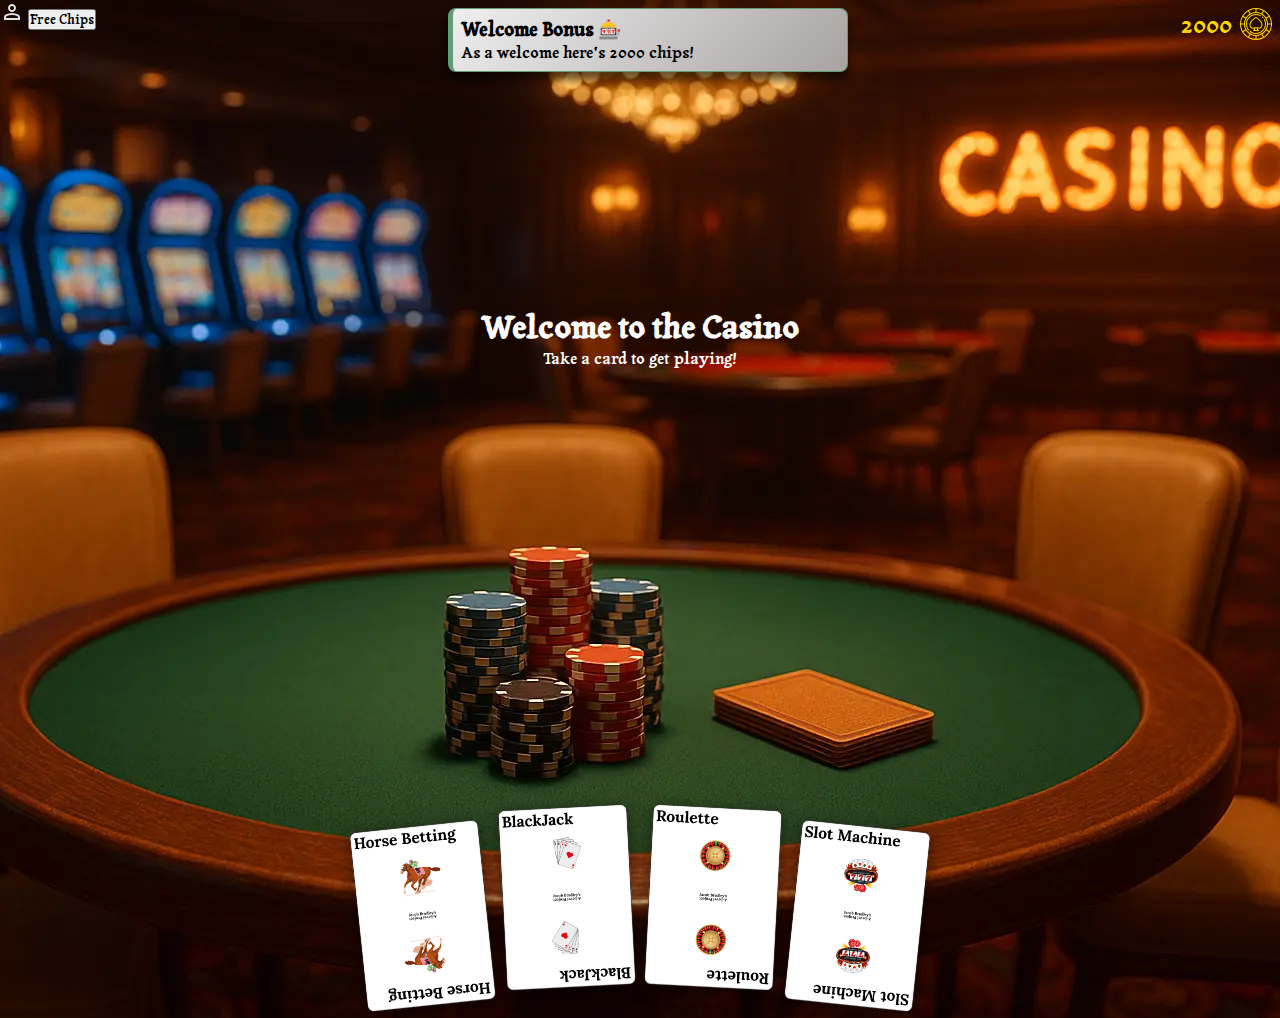
<file: index.html>
<!DOCTYPE html>
<html lang="en">
<head>
    <meta charset="UTF-8">
    <meta name="viewport" content="width=device-width, initial-scale=1.0">
    <title>Casino Project</title>
    <link rel="stylesheet" href="/styles/index.css">
    <link rel="stylesheet" href="/style.css">
    <link rel="apple-touch-icon" type="image/png" href="/images/appicon.png">
    <link rel="manifest" href="/json/manifest.json">
    <meta name="theme-color" content="#1e0704">
    <link rel="icon" href="/images/chips/100.png">
</head>
<body>

    <a href="/profile.html" class="profile"><svg xmlns="http://www.w3.org/2000/svg" height="24px" viewBox="0 -960 960 960" width="24px" fill="#e3e3e3"><path d="M480-480q-66 0-113-47t-47-113q0-66 47-113t113-47q66 0 113 47t47 113q0 66-47 113t-113 47ZM160-160v-112q0-34 17.5-62.5T224-378q62-31 126-46.5T480-440q66 0 130 15.5T736-378q29 15 46.5 43.5T800-272v112H160Zm80-80h480v-32q0-11-5.5-20T700-306q-54-27-109-40.5T480-360q-56 0-111 13.5T260-306q-9 5-14.5 14t-5.5 20v32Zm240-320q33 0 56.5-23.5T560-640q0-33-23.5-56.5T480-720q-33 0-56.5 23.5T400-640q0 33 23.5 56.5T480-560Zm0-80Zm0 400Z"/></svg></a>

    <div id="notification"></div>

    <div class="chips-sec">
        <p id="chips">0</p>
        <img src="/images/chip.svg" alt="Chips">
    </div>
    <button onclick="shareForChips()" id="freeChips" class="goldButton">Free Chips</button>

    <div class="text">
        <h1>Welcome to the Casino</h1>
        <p>Take a card to get playing!</p>
    </div>

    <main>
        <a id="horse-betting" href="/games/horse-betting.html" style="--angle: -6deg; --translate: 10%">
            <img src="/images/horse-betting.png" alt="Horse Betting">
        </a>
        <a id="blackjack" href="/games/blackjack.html" style="--angle: -3deg; --translate: 0%;">
            <img src="/images/blackjack.png" alt="BlackJack">
        </a>
        <a id="roulette" href="/games/roulette.html" style="--angle: 3deg; --translate: 0%;">
            <img src="/images/roulette.png" alt="Roulette">
        </a>
        <a id="slots" href="/games/slots.html" style="--angle: 6deg; --translate: 10%">
            <img src="/images/slots.png" alt="Slot Machine">
        </a>
    </main>
 
    <script src="/scripts/script.js"></script>
    <script src="scripts/challenges.js"></script>
</body>
</html>
</file>
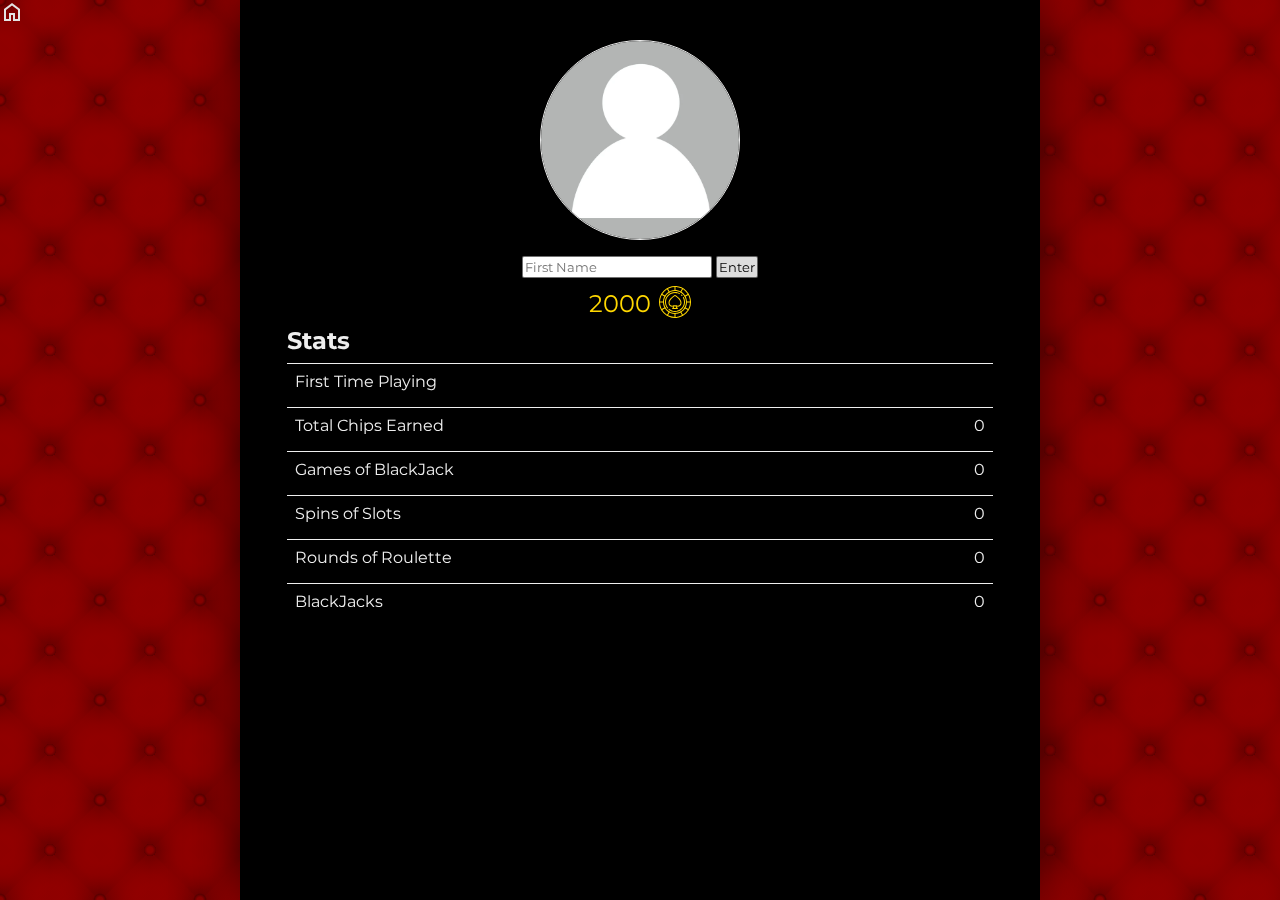
<file: profile.html>
<!DOCTYPE html>
<html lang="en">
<head>
    <meta charset="UTF-8">
    <meta name="viewport" content="width=device-width, initial-scale=1.0">
    <title>Profile | Casino Project</title>
    <link rel="stylesheet" href="/style.css">
    <link rel="stylesheet" href="/styles/profile.css">
    <link rel="apple-touch-icon" type="image/png" href="/images/appicon.png">
    <link rel="manifest" href="/json/manifest.json">
    <meta name="theme-color" content="#1e0704">
    <link rel="icon" href="/images/chips/100.png">
</head>
<body>
    <a href="/" class="homelink"><svg xmlns="http://www.w3.org/2000/svg" height="24px" viewBox="0 -960 960 960" width="24px" fill="#e3e3e3"><path d="M240-200h120v-240h240v240h120v-360L480-740 240-560v360Zm-80 80v-480l320-240 320 240v480H520v-240h-80v240H160Zm320-350Z"/></svg></a><!--home-->

    <div id="notification"></div>

    <main>
        <div id="profileIconCont"><img id="profileIcon" src="/images/emptyAvatar.webp" alt="Profile Picture"></div>
        <h3 id="name"></h3>
        <div id="nameForm" class="hidden">
            <input id="nameInput" type="text" placeholder="First Name">
            <button id="enterName" onclick="submitName()">Enter</button>
        </div>

        <div class="chips-sec">
            <p id="chips">0</p>
            <img src="/images/chip.svg" alt="Chips">
        </div>

        <div class="stats">
            <h2>Stats</h2>
            <div class="row">
                <p>First Time Playing</p>
                <p id="firstTimePlaying">N/A</p>
            </div>
            <div class="row">
                <p>Total Chips Earned</p>
                <p id="totalEarned">0</p>
            </div>
            <div class="row">
                <p>Games of BlackJack</p>
                <p id="blackJackGames">0</p>
            </div>
            <div class="row">
                <p>Spins of Slots</p>
                <p id="spinsOfSlots">0</p>
            </div>
            <div class="row">
                <p>Rounds of Roulette</p>
                <p id="roundsOfRoulette">0</p>
            </div>
            <div class="row">
                <p>BlackJacks</p>
                <p id="blackJacks">0</p>
            </div>
        </div>
    </main>

   
    <script src="/scripts/profile.js"></script>
    <script src="/scripts/script.js"></script>
</body>
</html>
</file>
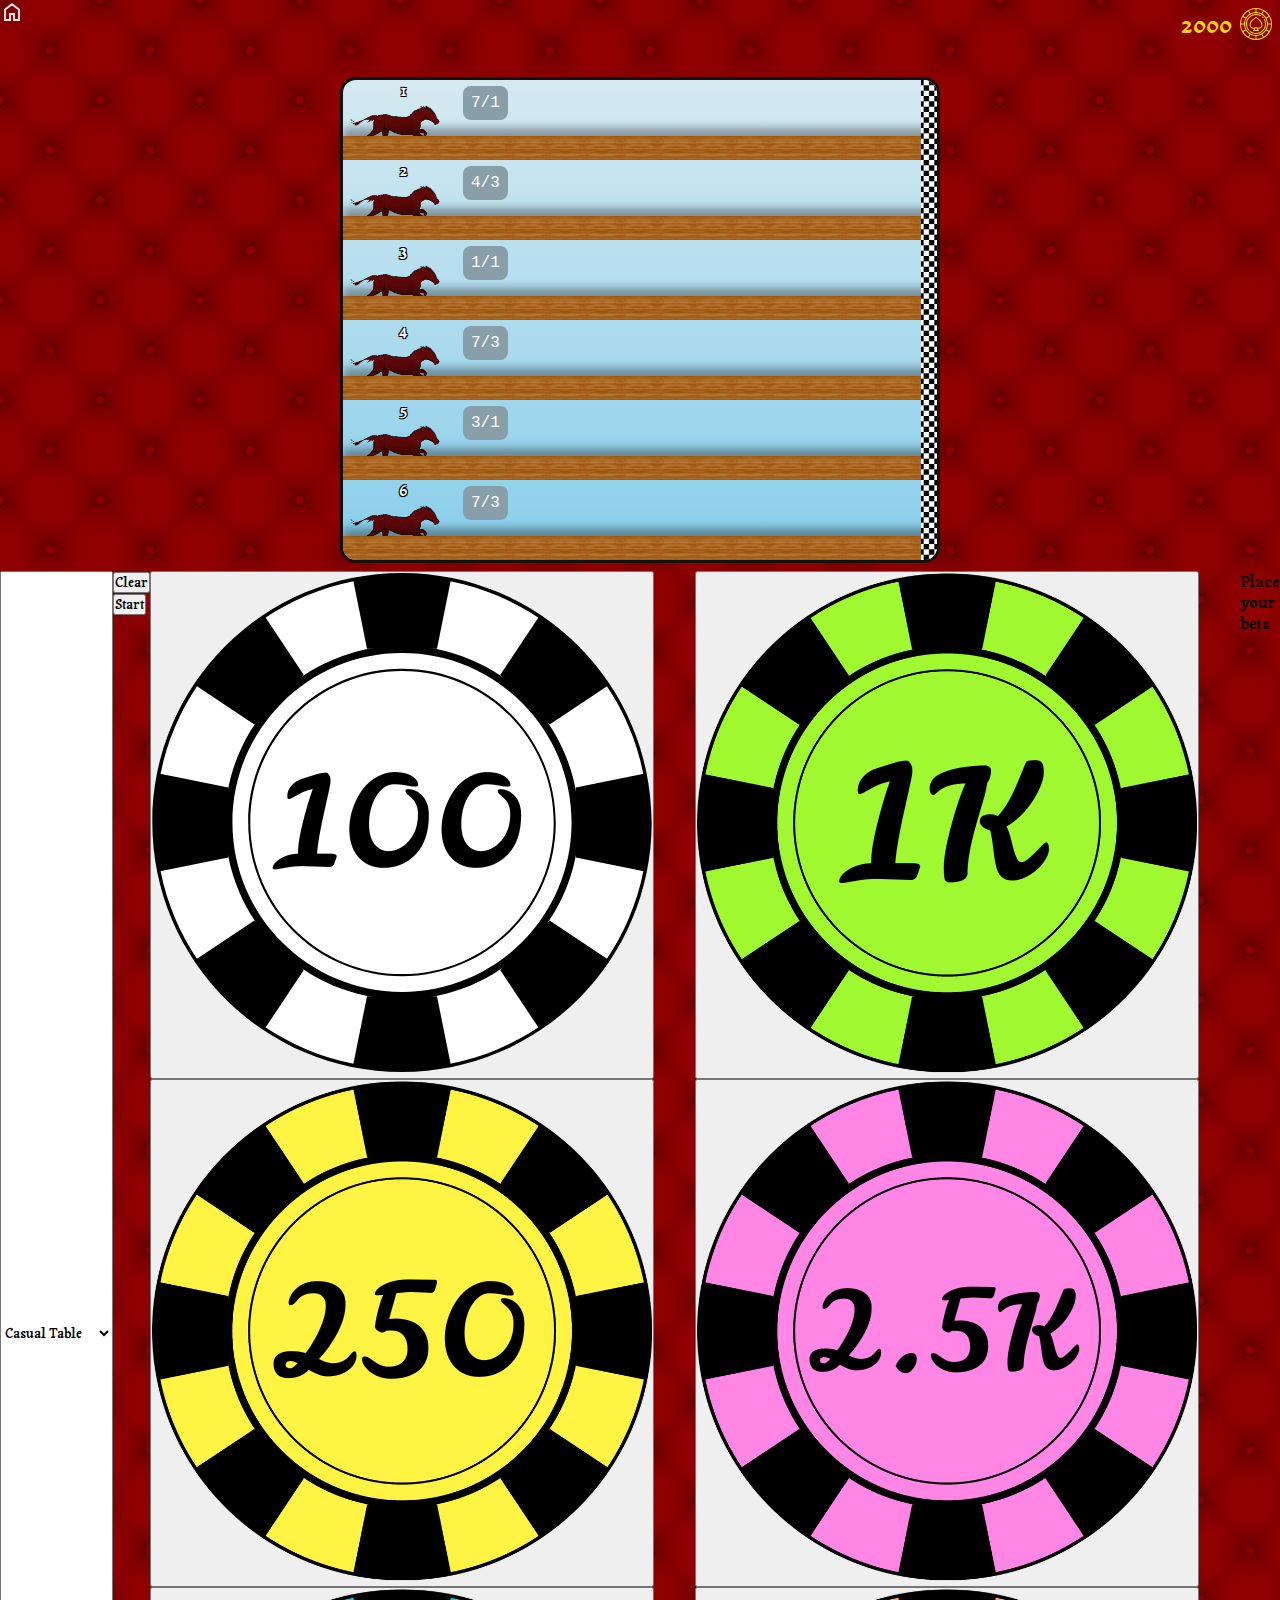
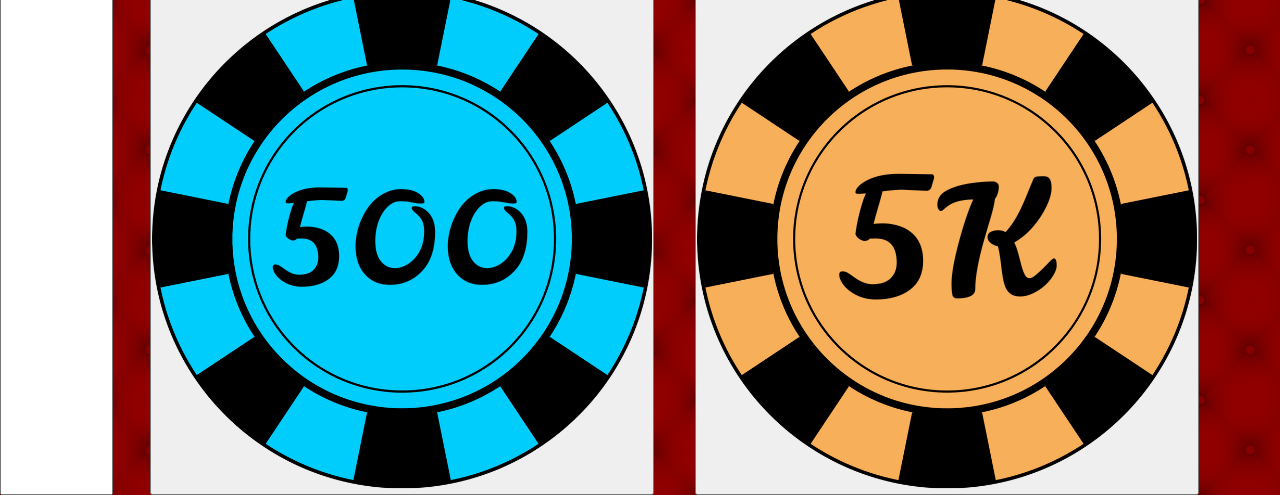
<file: games/horse-betting.html>
<!DOCTYPE html>
<html lang="en">
<head>
    <meta charset="UTF-8">
    <meta name="viewport" content="width=device-width, initial-scale=1.0">
    <title>Horse Betting | Casino Project</title>
    <link rel="stylesheet" href="/styles/horseBetting.css">
    <link rel="stylesheet" href="/style.css">
    <meta name="theme-color" content="hsl(0, 100%, 25%)">
    <link rel="icon" href="/images/chips/100.png">
</head>
<body>

    <header>
        <a href="/" class="homelink"><svg xmlns="http://www.w3.org/2000/svg" height="24px" viewBox="0 -960 960 960" width="24px" fill="#e3e3e3"><path d="M240-200h120v-240h240v240h120v-360L480-740 240-560v360Zm-80 80v-480l320-240 320 240v480H520v-240h-80v240H160Zm320-350Z"/></svg></a><!--home-->

        <div id="notification">
        </div>

        <div class="chips-sec">
            <p id="chips"></p>
            <img src="/images/chip.svg" alt="Chips">
        </div>
    </header>


    <div class="screen">
        <div class="row1 row">
            <div class="horse">
                <div class="horse-number">1</div>
                <p class="odd"></p>
                <img src="/images/horseStatic.png" alt="Horse 1">
            </div>
        </div>
        <div class="row2 row">
            <div class="horse">
                <div class="horse-number">2</div>
                <p class="odd"></p>
                <img src="/images/horseStatic.png" alt="Horse 2">
            </div>
        </div>
        <div class="row3 row">
            <div class="horse">
                <div class="horse-number">3</div>
                <p class="odd"></p>
                <img src="/images/horseStatic.png" alt="Horse 3">
            </div>
        </div>
        <div class="row4 row">
            <div class="horse">
                <div class="horse-number">4</div>
                <p class="odd"></p>
                <img src="/images/horseStatic.png" alt="Horse 4">
            </div>
        </div>
        <div class="row5 row">
            <div class="horse">
                <div class="horse-number">5</div>
                <p class="odd"></p>
                <img src="/images/horseStatic.png" alt="Horse 5">
            </div>
        </div>
        <div class="row6 row">
            <div class="horse">
                <div class="horse-number">6</div>
                <p class="odd"></p>
                <img src="/images/horseStatic.png" alt="Horse 6">
            </div>
        </div>
    </div>

    <div class="chipBox">
        <select class="goldButton" id="table">
            <option data-min="0" selected value="10000">Casual Table</option>
            <option data-min="0" value="100000">High Limits</option>
            <option data-min="0" value="500000">Diamond Table</option>
        </select>
        <div class="bet-btns">
            <button class="goldButton" onclick="clearBet()" id="clearBet">Clear</button>
            <button class="goldButton" onclick="start()" id="start" class="disabled">Start</button>
        </div>
        <div id="chipRow1" class="row">
            <button onclick="addBet(100)"><img src="/images/chips/100.png" alt="100"></button>
            <button onclick="addBet(250)"><img src="/images/chips/250.png" alt="250"></button>
            <button onclick="addBet(500)"><img src="/images/chips/500.png" alt="500"></button>
        </div>
        <div id="chipRow2" class="row">
            <button onclick="addBet(1000)"><img src="/images/chips/1000.png" alt="1000"></button>
            <button onclick="addBet(2500)"><img src="/images/chips/2500.png" alt="2500"></button>
            <button onclick="addBet(5000)"><img src="/images/chips/5000.png" alt="5000"></button>
        </div>
        <p id="betsText">Place your bets</p>
        <p id="betAmount"></p>
        <div id="betsCont">

        </div>
    </div>

    <div id="results">
    </div>

    <script src="/scripts/script.js"></script>
    <script src="/scripts/chipBet.js"></script>
    <script src="/scripts/horseBetting.js"></script>
</body>
</html>
</file>
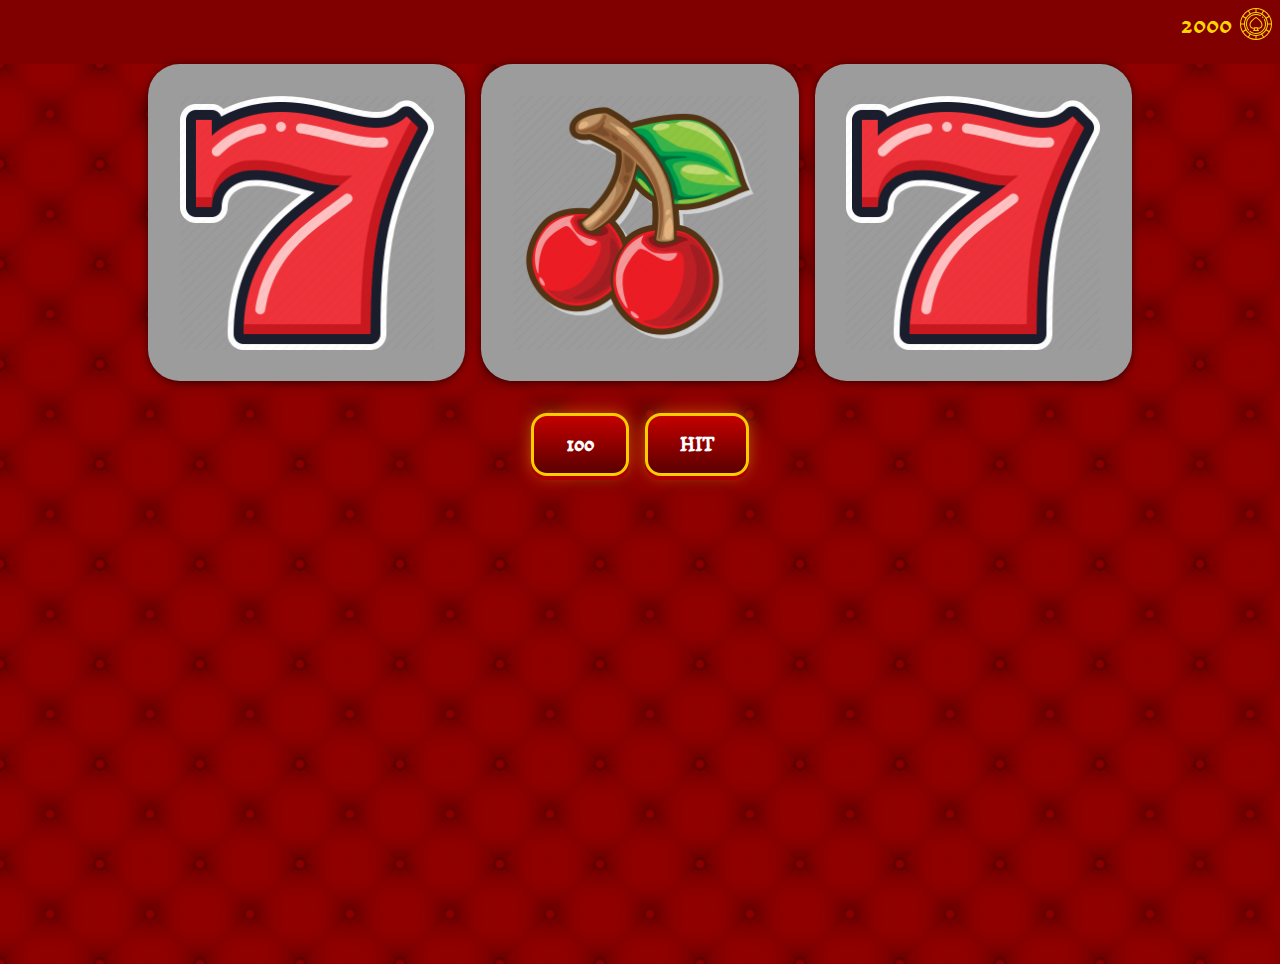
<file: games/slots.html>
<!DOCTYPE html>
<html lang="en">
<head>
    <meta charset="UTF-8">
    <meta name="viewport" content="width=device-width, initial-scale=1.0">
    <title>Slots | Casino Projects</title>
    <link rel="stylesheet" href="/styles/slots.css">
    <link rel="stylesheet" href="/style.css">
</head>
<body>
    <header>
        <a href="/" class="homelink"></a><!--home-->

        <div id="notification">
        </div>
        
        <div class="chips-sec">
            <p id="chips"></p>
            <img src="/images/chip.svg" alt="Chips">
        </div>
    </header>

    <main>
        <div class="machine">
            <div class="frame"><div class="reel"><img src="/images/slots/7.webp" alt="7"></div></div>
            <div class="frame"><div class="reel"><img src="/images/slots/cherry.webp" alt="cherry"></div></div>
            <div class="frame"><div class="reel"><img src="/images/slots/7.webp" alt="7"></div></div>
        </div>

        <div class="buttons">
            <button onclick="changeBet()" id="changeBet">100</button>
            <button onclick="hit()" id="play">HIT</button>
        </div>
    </main>


    <script src="/scripts/slots.js"></script>
    <script src="/scripts/script.js"></script>
</body>
</html>
</file>
<file: styles/index.css>
body{
    background-image: url('/images/homebg.webp');
    background-size: cover cover;
    background-repeat: no-repeat;
    background-position: top center;
    background-color: #1e0704;
    height: 100svh;
    overflow:hidden;
}
main {
    position: absolute;
    left: 50%;
    bottom: 0;
    transform: translate(-50%,50%);
    width: 100%;
    max-width: 600px;
    max-height: 45vh;
    display: flex;
    background: transparent;
    gap: 1rem;
    padding: 0 1rem;
}

main a {
    position: relative;
    display: block;
    width: 50%;
    transform: rotate(var(--angle)) translateY(var(--translate));
    transition: transform 0.3s ease, bottom 0.3s ease;
    cursor: pointer;
}

main a:hover {
    transform: rotate(0deg) translateY(-20px);
}

main a img {
    width: 100%;
    height: auto;
    box-shadow: 0 4px 15px rgba(0, 0, 0, 0.5);
}

.text{
    position: relative;
    top: 33%;
    transform: translateY(-33%);
    color: #fefefe;
    margin: 0 auto;
    text-align: center;
}
</file>
<file: style.css>
@import url('https://fonts.googleapis.com/css2?family=Tagesschrift&display=swap');
*{
    margin: 0;
    padding: 0;
    box-sizing: border-box;
    font-family: "Tagesschrift", system-ui;
}

#notification{
    display: none;
    position: absolute;
    top: 0;
    width: 100%;
    left: 50%;
    transform: translateX(-50%);
    max-width: 400px;
    margin: 0.5rem;
    padding: 0.5rem;
    border-radius: 0.5rem;
    border: 1px solid #5f9e76;
    box-shadow: 0 0.5rem 0.5rem #00000099;
    border-left: 5px solid #5f9e76;
    background: linear-gradient(315deg,#a8a2a2, #efefef);
}

#notification.green{
    border-color: #5f9e76;
    border-left-color: #5f9e76;
}

#notification.red{
    border-color: #aa0000;
    border-left-color: #aa0000;
}

.showNoti{
    display: block !important;
    animation: notification 3s linear;
}

@keyframes notification{
    0%{
        transform: translate(-50%, -100%);
    }
    10%{
        transform: translate(-50%, 0);
    }
    15%{
        transform: translate(-50%, 5%);
    }
    20%{
        transform: translate(-50%, -3%);
    }
    23%{
        transform: translate(-50%, 2%);
    }
    26%{
        transform: translate(-50%, 0);
    }
    90%{
        transform: translate(-50%, 0);
    }
    100%{
        transform: translate(-50%, -100%);
    }
    
}

.chips-sec{
    position: absolute;
    right: 0;
    top: 0;
    height: 2rem;
    display: flex;
    align-items: flex-end;
    justify-content: center;
    margin: 0.5rem;
    gap: 0.5rem;
    color: #ffd700;
}

#chips{
    font-size: 1.5rem;
}

.chips-sec img{
    filter: brightness(0) saturate(100%) invert(82%) sepia(20%) saturate(2316%) hue-rotate(354deg) brightness(103%) contrast(112%);
    height: 100%;
}
</file>
<file: styles/profile.css>
@import url('https://fonts.googleapis.com/css2?family=Montserrat:ital,wght@0,100..900;1,100..900&display=swap');
html{
    background: hsl(0, 100%, 25%);
}
body{
    min-height: 100dvh;

    background:
    radial-gradient(hsl(0, 100%, 27%) 4%, hsl(0, 100%, 18%) 9%, hsla(0, 100%, 20%, 0) 9%) 0 0,
    radial-gradient(hsl(0, 100%, 27%) 4%, hsl(0, 100%, 18%) 8%, hsla(0, 100%, 20%, 0) 10%) 50px 50px,
    radial-gradient(hsla(0, 100%, 30%, 0.8) 20%, hsla(0, 100%, 20%, 0)) 50px 0,
    radial-gradient(hsla(0, 100%, 30%, 0.8) 20%, hsla(0, 100%, 20%, 0)) 0 50px,
    radial-gradient(hsla(0, 100%, 20%, 1) 35%, hsla(0, 100%, 20%, 0) 60%) 50px 0,
    radial-gradient(hsla(0, 100%, 20%, 1) 35%, hsla(0, 100%, 20%, 0) 60%) 100px 50px,
    radial-gradient(hsla(0, 100%, 15%, 0.7), hsla(0, 100%, 20%, 0)) 0 0,
    radial-gradient(hsla(0, 100%, 15%, 0.7), hsla(0, 100%, 20%, 0)) 50px 50px,
    linear-gradient(45deg, hsla(0, 100%, 20%, 0) 49%, hsla(0, 100%, 0%, 1) 50%, hsla(0, 100%, 20%, 0) 70%) 0 0,
    linear-gradient(-45deg, hsla(0, 100%, 20%, 0) 49%, hsla(0, 100%, 0%, 1) 50%, hsla(0, 100%, 20%, 0) 70%) 0 0;
    background-size: 100px 100px;
    background-color: #300;
    display: flex;
}
*{
    font-family: "Montserrat", sans-serif;
}

main{
    color: #eee;
    backdrop-filter: blur(5px);
    background: #000;
    border-top: 0;
    border-bottom: 0;
    width: 100%;
    max-width: 800px;
    margin: 0 auto;
    padding: 0.5rem;
    display: flex;
    flex-direction: column;
    align-items: center;
    box-shadow: 0 0 3rem rgb(62, 0, 0);
}

#profileIconCont{
    aspect-ratio: 1 !important;
    margin: 2rem 0 1rem;
    width: 40%;
    max-width: 200px;
    border-radius: 50%;
    overflow: hidden;
    border: 1px solid #eee;
    text-align: center;
}

#profileIcon{
    width: 100%;
    height: 100%;
    object-fit: contain;
}

#nameForm{
    display: none;
}

#nameInput,#enterName{
    border-radius: 2px;
    border: 1px solid #1119;
    padding: 2px;
    color: #000;
}

#enterName{
    background: #ddd;
    cursor: pointer;
}

#enterName:hover{
    background: #ddd8;
}

.chips-sec{
    position: relative;
}

#chips{
    text-shadow: none;
}

.chips-sec img{
    filter: brightness(0) saturate(100%) invert(82%) sepia(20%) saturate(2316%) hue-rotate(354deg) brightness(103%) contrast(112%);
}

.stats{
    width: 90%;
}

.row{
    width: 100%;
    display: flex;
    align-items: center;
    justify-content: space-between;
    border-top: 1px solid #eee;
    margin: 0.5rem 0;
    padding: 0.5rem;
}

.homelink{
    position: fixed;
    z-index: 10;
}
</file>
<file: styles/horseBetting.css>
html{
    background: hsl(0, 100%, 25%);
}
body{
    min-height: 100vh;
    background:
    radial-gradient(hsl(0, 100%, 27%) 4%, hsl(0, 100%, 18%) 9%, hsla(0, 100%, 20%, 0) 9%) 0 0,
    radial-gradient(hsl(0, 100%, 27%) 4%, hsl(0, 100%, 18%) 8%, hsla(0, 100%, 20%, 0) 10%) 50px 50px,
    radial-gradient(hsla(0, 100%, 30%, 0.8) 20%, hsla(0, 100%, 20%, 0)) 50px 0,
    radial-gradient(hsla(0, 100%, 30%, 0.8) 20%, hsla(0, 100%, 20%, 0)) 0 50px,
    radial-gradient(hsla(0, 100%, 20%, 1) 35%, hsla(0, 100%, 20%, 0) 60%) 50px 0,
    radial-gradient(hsla(0, 100%, 20%, 1) 35%, hsla(0, 100%, 20%, 0) 60%) 100px 50px,
    radial-gradient(hsla(0, 100%, 15%, 0.7), hsla(0, 100%, 20%, 0)) 0 0,
    radial-gradient(hsla(0, 100%, 15%, 0.7), hsla(0, 100%, 20%, 0)) 50px 50px,
    linear-gradient(45deg, hsla(0, 100%, 20%, 0) 49%, hsla(0, 100%, 0%, 1) 50%, hsla(0, 100%, 20%, 0) 70%) 0 0,
    linear-gradient(-45deg, hsla(0, 100%, 20%, 0) 49%, hsla(0, 100%, 0%, 1) 50%, hsla(0, 100%, 20%, 0) 70%) 0 0;
    background-size: 100px 100px;
    background-color: #300;
}

.screen{
    position: relative;
    margin: 3rem auto 0.5rem;
    width: 95%;
    max-width: 600px;
    border: 0.2rem solid #111;
    border-radius: 1rem;
    overflow: hidden;
    background: linear-gradient(to top, #87ceeb, #d5e9f1);
}

.horse{
    position: relative;
    max-height: 5rem;
    aspect-ratio: 3/2;
}

.horse img{
    height: 100%;
    width: 100%;
    transform: scaleX(-1);
    object-fit: contain;
    filter: brightness(0.5);
}

.screen .row{
    position: relative;
}
.screen .row::after{
    content: '';
    height: 30%;
    width: 100%;
    position: absolute;
    bottom: 0;
    background-color: #964b00;
    background-size: contain;
    background-image: url("/images/wood-pattern.png");
    box-shadow: 0 -0.5rem 0.5rem #00000059;
}

.screen::after {
    content: '';
    width: 1rem;
    height: 100%;
    position: absolute;
    right: 0;
    top: 0;
    background-image: url('/images/checkeredflag.jpg');
    background-size: 2rem;
}


.screen .row::before{
    content: '';
    height: 45%;
    width: 100%;
    position: absolute;
    bottom: 0;
    background-size:35%;
    background-image: url("https://img.freepik.com/free-vector/seamless-green-grass-pattern_1284-52275.jpg");
}

.horse-number{
    margin-bottom: -1lh;
    text-align: center;
    color: #fefefe;
    text-shadow: 1px 1px 0 #000, -1px 1px 0 #000, 1px -1px 0 #000, -1px -1px 0 #000;
}

.horse:hover img,.horse.selected img{
    scale: 1.05;
    cursor: pointer;
    filter: brightness(1);
}

.odd{
    position: absolute;
    padding: 0.5rem;
    z-index: 3;
    color: #fefefe;
    background: #889ea8;
    border-radius: 0.5rem;
    font-family: 'Courier New', Courier, monospace;
    top: 50%;
    left: 100%;
    transform: translateY(-100%);
    display: none;
}

#results{
    display: flex;
    flex-direction: column;
    margin: 1rem;
    background: #00000099;
    border-radius: 0.5rem;
    position: fixed;
    top: 50%;
    max-width: 600px;
    width: 100%;
    text-align: center;
    left: 50%;
    transform: translate(-50%,-50%);
    z-index: 3;
    gap: 0.5rem;
    padding: 0.5rem 0;
}

#results *{
    color: #fefefe;
}

.playersHorse{
    color: #ffcc00;
}
</file>
<file: styles/slots.css>
.buttons {
    display: flex;
    gap: 1rem;
    justify-content: center;
    margin-top: 2rem;
}

.buttons button {
    padding: 1rem 2rem;
    font-size: 1.2rem;
    font-weight: bold;
    color: #fff;
    background: linear-gradient(to bottom, #c40000, #5a0000);
    border: 3px solid #ffcc00;
    border-radius: 1rem;
    box-shadow: 0 4px #aa0000, 0 0 15px rgba(255, 204, 0, 0.4);
    cursor: pointer;
    transition: all 0.2s ease;
}

.buttons button:active {
    transform: translateY(4px);
    box-shadow: 0 0px #aa0000;
}

.buttons button:hover {
    box-shadow: 0 6px #aa0000, 0 0 25px rgba(255, 204, 0, 0.7);
}

.machine{
   width: 100%;
   max-width: 1000px;
   display: flex;
   margin: 4rem auto 2rem;
   gap: 1rem;
   padding: 0 0.5rem;
}
.frame{
    width: 100%;
    height: 100%;
    aspect-ratio: 1;
    box-shadow: 0 0.1rem 0.5rem #00000089;
    border-radius: 10%;
    background: #9c9c9c;
}

.reel{
    width: 100%;
    height: 100%;
    overflow: hidden;
    position: relative;
}

.reel img{
    padding: 10%;
    position: absolute;
    height: 100%;
    width: 100%;
    top: 0;
    left: 0;
    transition: 0.2s ease-in-out;
}
html{
    background: hsl(0, 100%, 25%);
}
body{
    min-height: 100dvh;

    background:
    radial-gradient(hsl(0, 100%, 27%) 4%, hsl(0, 100%, 18%) 9%, hsla(0, 100%, 20%, 0) 9%) 0 0,
    radial-gradient(hsl(0, 100%, 27%) 4%, hsl(0, 100%, 18%) 8%, hsla(0, 100%, 20%, 0) 10%) 50px 50px,
    radial-gradient(hsla(0, 100%, 30%, 0.8) 20%, hsla(0, 100%, 20%, 0)) 50px 0,
    radial-gradient(hsla(0, 100%, 30%, 0.8) 20%, hsla(0, 100%, 20%, 0)) 0 50px,
    radial-gradient(hsla(0, 100%, 20%, 1) 35%, hsla(0, 100%, 20%, 0) 60%) 50px 0,
    radial-gradient(hsla(0, 100%, 20%, 1) 35%, hsla(0, 100%, 20%, 0) 60%) 100px 50px,
    radial-gradient(hsla(0, 100%, 15%, 0.7), hsla(0, 100%, 20%, 0)) 0 0,
    radial-gradient(hsla(0, 100%, 15%, 0.7), hsla(0, 100%, 20%, 0)) 50px 50px,
    linear-gradient(45deg, hsla(0, 100%, 20%, 0) 49%, hsla(0, 100%, 0%, 1) 50%, hsla(0, 100%, 20%, 0) 70%) 0 0,
    linear-gradient(-45deg, hsla(0, 100%, 20%, 0) 49%, hsla(0, 100%, 0%, 1) 50%, hsla(0, 100%, 20%, 0) 70%) 0 0;
    background-size: 100px 100px;
    background-color: #300;
}

#changeBet.disabled{
    background: linear-gradient(to bottom, #770101, #390000);
    color: #9c9c9c;
}

.viewpopup{
    padding: 0.5rem;
    font-size: 1rem;
    border-radius: 0.5rem;
    outline: 0;
    border: 2px solid #770101;
    background: #ffcc00;
    cursor: pointer;
    position: relative;
    color: #111;
    left: 50%;
    transform: translateX(-50%);
    margin: 2rem 0;
    transition: 200ms ease-in-out;
}

.viewpopup:hover{
    transform: translateX(-50%) scale(1.05);
    box-shadow: 0 4px #aa0000, 0 0 15px rgba(255, 204, 0, 0.4);
}

#popup{
    position: fixed;
    top: 50%;
    transform: translateY(-50%);
    left: 0;
    right: 0;
    width: 100%;
    max-width: 800px;
    backdrop-filter: blur(5px);
    background-color: #ffffff99;
    border-radius: 0.3rem;
    margin: 0 auto;
    overflow: scroll;
    display: none;
    flex-direction: column;
    gap: 0.5rem;
}

.row{
    width: 100%;
    display: flex;
    align-items: center;
    height: 2rem;
}

.row p,.row .cont,.row h2{
    text-align: center;
    height: 100%;
    width: 100%;
}

.row p{
    font-size: 1.3rem;
}

.row img{
    height: 80%;
    aspect-ratio: 1;
}

#popup button{
    margin: 0.5rem;
    font-size: 1rem;
    width: min-content;
    margin: 0 auto;
    color: #fefefe;
    border-radius: 0.5rem;
    padding: 0.5rem 1rem;
    background: #000000b9;
    border: 1px solid #fefefe;
    outline: none;
    cursor: pointer;
}
</file>
